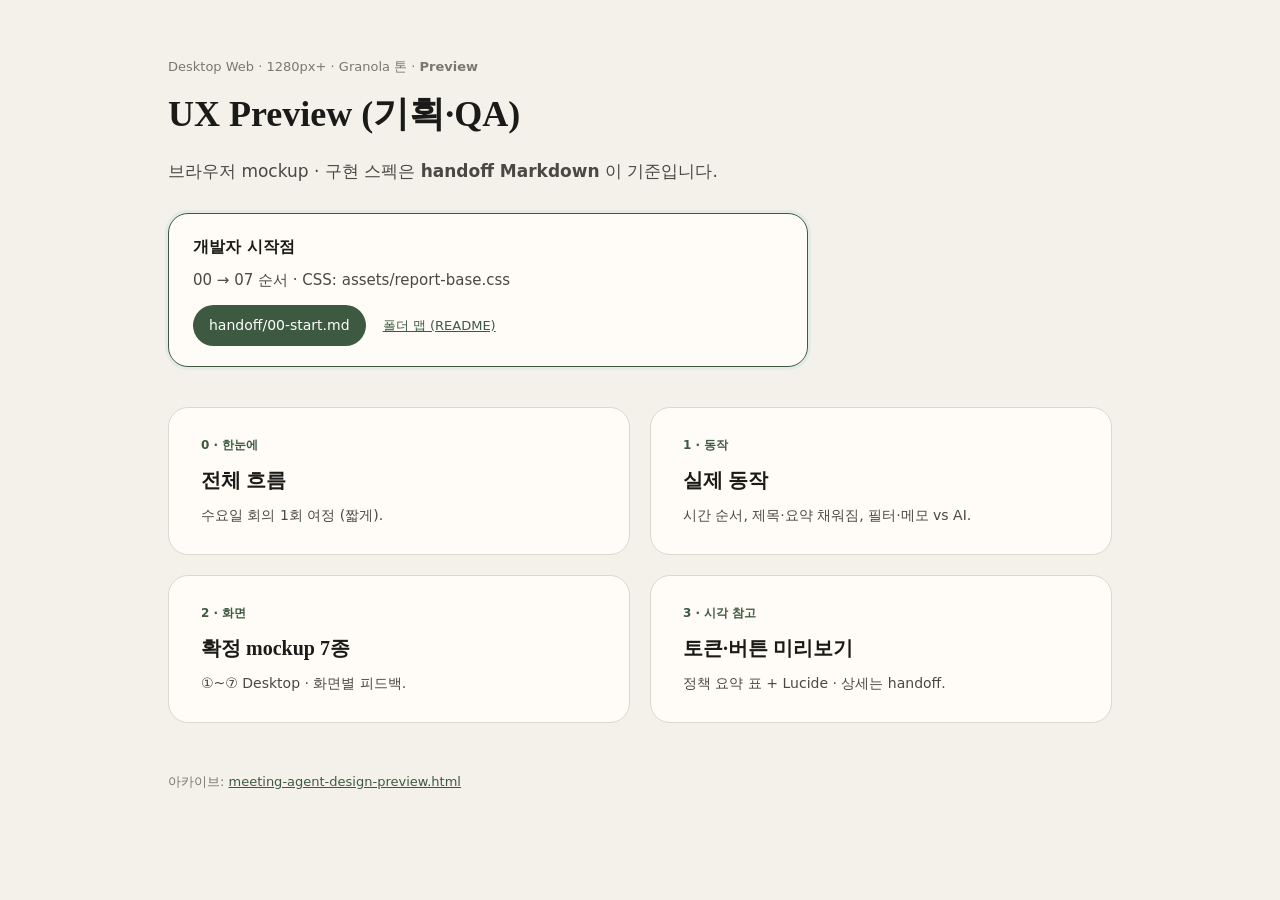
<file: docs/ui-ux/index.html>
<!DOCTYPE html>
<html lang="ko">
<head>
  <meta charset="UTF-8" />
  <meta http-equiv="refresh" content="0; url=preview/index.html" />
  <title>회의록 UX — redirect</title>
  <link rel="canonical" href="preview/index.html" />
</head>
<body>
  <p><a href="preview/index.html">UX preview 허브로 이동</a> · 개발: <a href="handoff/00-start.md">handoff/00-start.md</a></p>
</body>
</html>
</file>
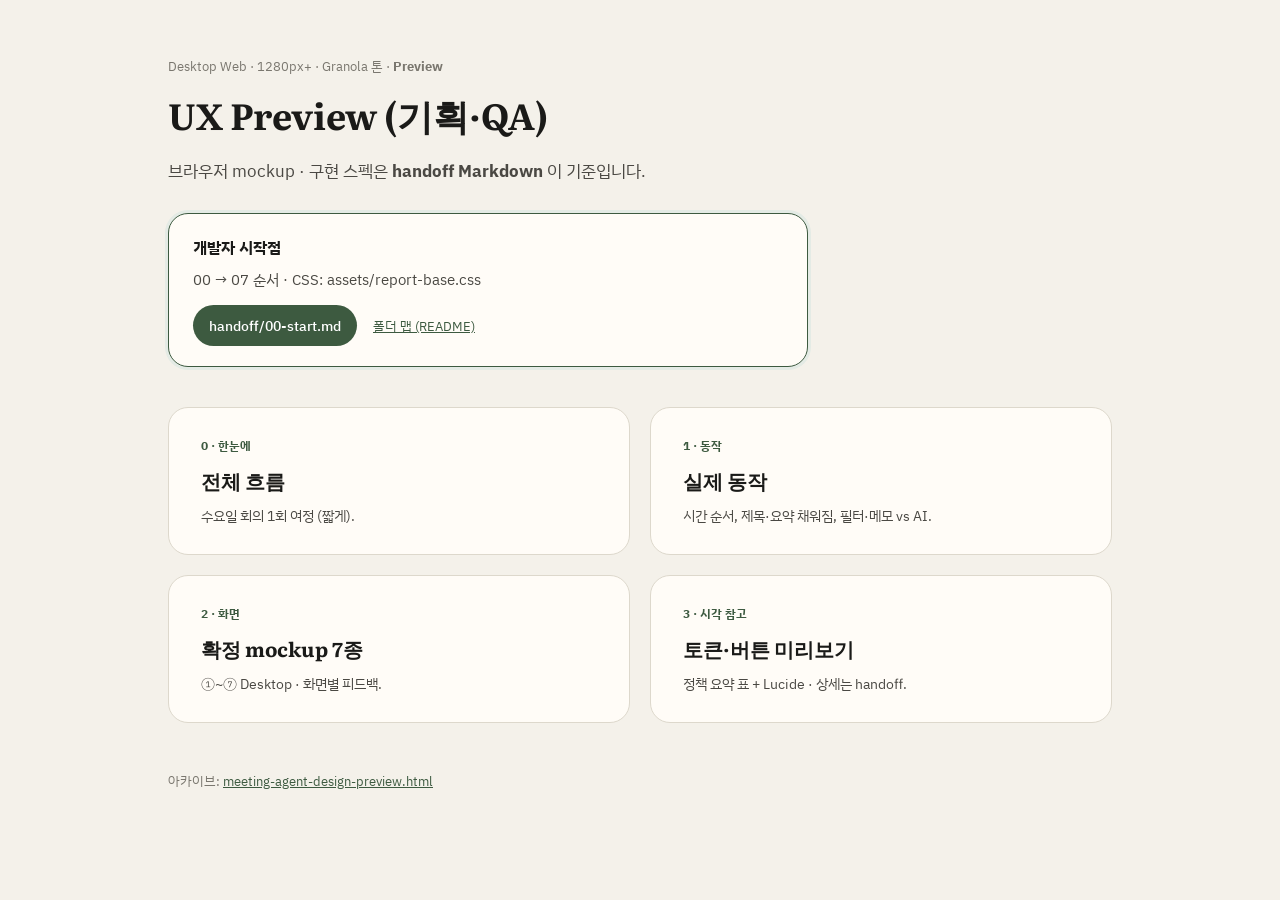
<file: docs/ui-ux/preview/index.html>
<!DOCTYPE html>
<html lang="ko">
<head>
  <meta charset="UTF-8" />
  <meta name="viewport" content="width=device-width, initial-scale=1" />
  <title>회의록 에이전트 — UX Preview</title>
  <link rel="preconnect" href="https://fonts.googleapis.com" />
  <link rel="preconnect" href="https://fonts.gstatic.com" crossorigin />
  <link href="https://fonts.googleapis.com/css2?family=IBM+Plex+Sans+KR:wght@400;500;600;700&family=Literata:opsz,wght@7..72,600&display=swap" rel="stylesheet" />
  <link rel="stylesheet" href="../assets/report-base.css" />
</head>
<body class="hub-body">
  <p style="margin:0 0 8px;font-size:13px;color:var(--color-text-muted);">Desktop Web · 1280px+ · Granola 톤 · <strong>Preview</strong></p>
  <h1>UX Preview (기획·QA)</h1>
  <p style="color:var(--color-text-secondary);font-size:17px;max-width:56ch;margin:0;">
    브라우저 mockup · 구현 스펙은 <strong>handoff Markdown</strong> 이 기준입니다.
  </p>

  <div class="card highlight" style="margin-top:28px;max-width:640px;padding:20px 24px;">
    <strong>개발자 시작점</strong>
    <p style="margin:8px 0 12px;color:var(--color-text-secondary);font-size:15px;">
      00 → 07 순서 · CSS: assets/report-base.css
    </p>
    <a href="../handoff/00-start.md" class="btn btn-primary" style="text-decoration:none;">handoff/00-start.md</a>
    <span style="margin-left:12px;font-size:13px;color:var(--color-text-muted);"><a href="../README.md" style="color:var(--color-primary);">폴더 맵 (README)</a></span>
  </div>

  <div class="hub-grid">
    <a class="hub-card" href="flow.html">
      <div class="num">0 · 한눈에</div>
      <h2>전체 흐름</h2>
      <p>수요일 회의 1회 여정 (짧게).</p>
    </a>
    <a class="hub-card" href="playbook.html">
      <div class="num">1 · 동작</div>
      <h2>실제 동작</h2>
      <p>시간 순서, 제목·요약 채워짐, 필터·메모 vs AI.</p>
    </a>
    <a class="hub-card" href="screens.html">
      <div class="num">2 · 화면</div>
      <h2>확정 mockup 7종</h2>
      <p>①~⑦ Desktop · 화면별 피드백.</p>
    </a>
    <a class="hub-card" href="design-system.html">
      <div class="num">3 · 시각 참고</div>
      <h2>토큰·버튼 미리보기</h2>
      <p>정책 요약 표 + Lucide · 상세는 handoff.</p>
    </a>
  </div>

  <p style="margin-top:48px;font-size:13px;color:var(--color-text-muted);">
    아카이브: <a href="meeting-agent-design-preview.html" style="color:var(--color-primary);">meeting-agent-design-preview.html</a>
  </p>
</body>
</html>
</file>
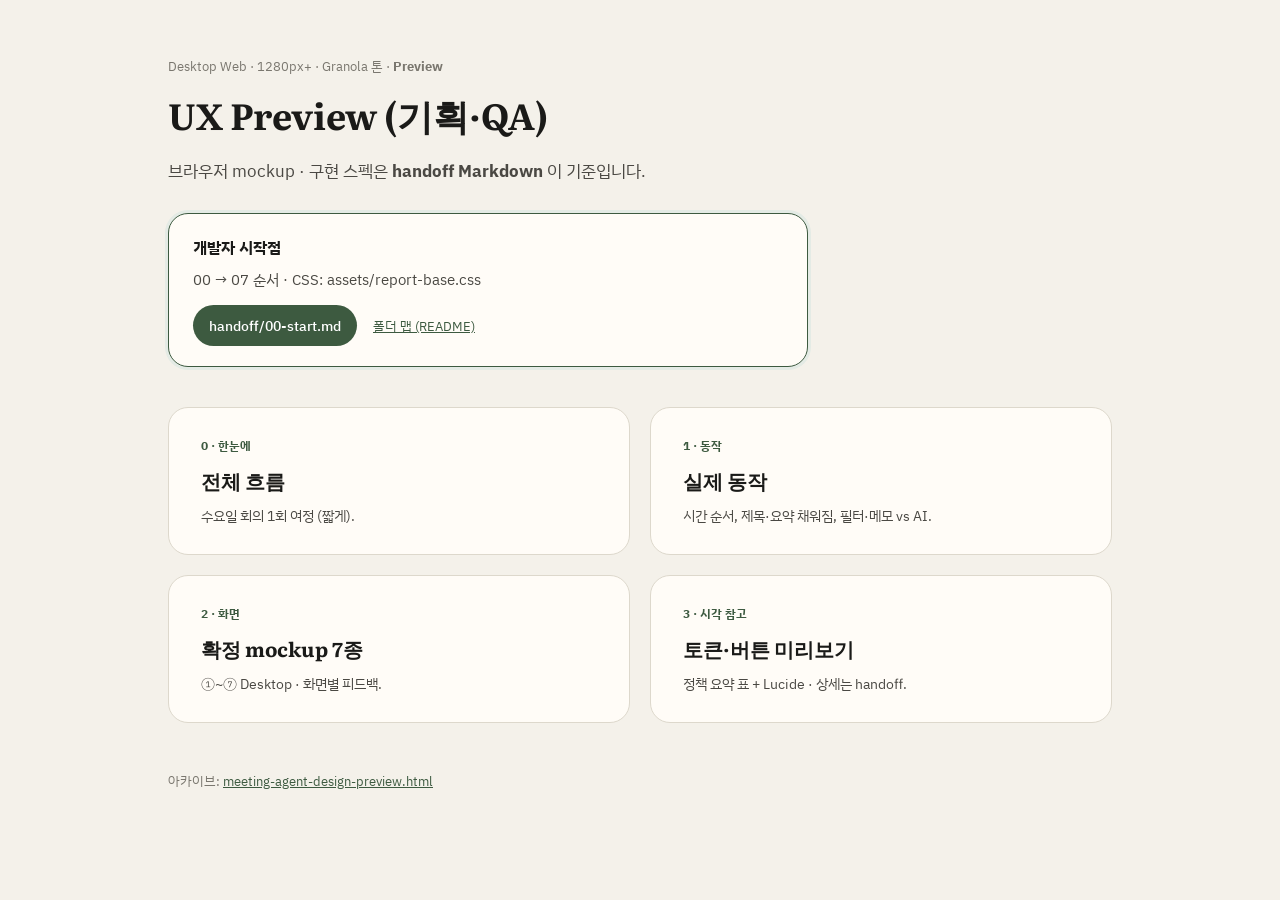
<file: docs/ui-ux/preview/meeting-agent-design-preview.html>
<!DOCTYPE html>
<html lang="ko">
<head>
  <meta charset="UTF-8" />
  <meta http-equiv="refresh" content="0; url=index.html" />
  <title>이동 중…</title>
  <link rel="stylesheet" href="../assets/report-base.css" />
</head>
<body class="hub-body">
  <h1>보고서가 나뉘었습니다</h1>
  <p>가독성을 위해 챕터별로 분리했습니다.</p>
  <p><a href="index.html" class="btn btn-primary">UX 보고서 목록으로 →</a></p>
  <script>location.replace("index.html");</script>
</body>
</html>
</file>
<file: docs/ui-ux/assets/report-base.css>
/* 회의록 에이전트 — UX 보고서 공통 (Desktop · Granola) */
:root {
  --color-bg: #f4f1ea;
  --color-surface: #fffcf7;
  --color-surface-muted: #ebe6dc;
  --color-border: #ddd8cc;
  --color-text: #1a1a18;
  --color-text-secondary: #4a4843;
  --color-text-muted: #7a776f;
  --color-primary: #3d5a40;
  --color-primary-soft: #e4ebe5;
  --color-accent-lime: #b8c95a;
  --color-recording: #c45c4a;
  --color-ai: #6b6560;
  --color-danger: #b42318;
  --radius-sm: 8px;
  --radius-md: 14px;
  --radius-lg: 20px;
  --radius-full: 9999px;
  --shadow-sm: 0 1px 3px rgba(26, 26, 24, 0.06);
  --shadow-md: 0 12px 40px rgba(26, 26, 24, 0.08);
  --font-sans: "IBM Plex Sans KR", system-ui, sans-serif;
  --font-display: "Literata", Georgia, serif;
  --sidebar-w: 240px;
  --read-max: 680px;
  --mock-max: 1120px;
}

* { box-sizing: border-box; }
body {
  margin: 0;
  font-family: var(--font-sans);
  font-size: 16px;
  line-height: 1.65;
  color: var(--color-text);
  background: var(--color-bg);
  min-width: 1024px;
}

/* 레이아웃: 좌측 목차 + 본문 */
.report-layout {
  display: flex;
  min-height: 100vh;
}
.report-sidebar {
  width: var(--sidebar-w);
  flex-shrink: 0;
  background: var(--color-surface);
  border-right: 1px solid var(--color-border);
  padding: 28px 20px;
  position: sticky;
  top: 0;
  align-self: flex-start;
  height: 100vh;
  overflow-y: auto;
}
.report-sidebar .back {
  font-size: 13px;
  color: var(--color-primary);
  text-decoration: none;
  display: inline-flex;
  align-items: center;
  gap: 6px;
  margin-bottom: 20px;
}
.report-sidebar h1 {
  font-family: var(--font-display);
  font-size: 1.15rem;
  margin: 0 0 6px;
  line-height: 1.35;
}
.report-sidebar .chapter-desc {
  font-size: 12px;
  color: var(--color-text-muted);
  margin-bottom: 24px;
  line-height: 1.45;
}
.report-sidebar nav a {
  display: block;
  padding: 10px 12px;
  margin-bottom: 4px;
  border-radius: var(--radius-sm);
  font-size: 14px;
  color: var(--color-text-secondary);
  text-decoration: none;
}
.report-sidebar nav a:hover { background: var(--color-surface-muted); }
.report-sidebar nav a.active {
  background: var(--color-primary-soft);
  color: var(--color-primary);
  font-weight: 600;
}

.report-main {
  flex: 1;
  padding: 48px 56px 120px;
  max-width: calc(var(--mock-max) + 112px);
}

.page-hero {
  margin-bottom: 48px;
  max-width: var(--read-max);
}
.page-hero h2 {
  font-family: var(--font-display);
  font-size: 2rem;
  margin: 0 0 12px;
  font-weight: 600;
}
.page-hero p {
  margin: 0;
  color: var(--color-text-secondary);
  font-size: 17px;
}

.content-block {
  margin-bottom: 56px;
  scroll-margin-top: 24px;
}
.content-block h3 {
  font-family: var(--font-display);
  font-size: 1.35rem;
  margin: 0 0 8px;
  padding-bottom: 12px;
  border-bottom: 2px solid var(--color-border);
}
.content-block .lead {
  color: var(--color-text-secondary);
  font-size: 15px;
  margin: 0 0 20px;
  max-width: var(--read-max);
}

.card {
  background: var(--color-surface);
  border: 1px solid var(--color-border);
  border-radius: var(--radius-lg);
  padding: 28px 32px;
  box-shadow: var(--shadow-sm);
  margin-bottom: 24px;
}
.card.highlight {
  border-color: var(--color-primary);
  box-shadow: 0 0 0 3px var(--color-primary-soft);
}

.callout {
  background: var(--color-primary-soft);
  border-radius: var(--radius-md);
  padding: 16px 20px;
  font-size: 15px;
  color: var(--color-text-secondary);
  margin-bottom: 24px;
  max-width: var(--read-max);
  line-height: 1.55;
}
.callout strong { color: var(--color-primary); }

.phase-tabs { display: flex; flex-wrap: wrap; gap: 10px; margin-bottom: 16px; }
.phase-tab {
  font-family: inherit;
  border: 1px solid var(--color-border);
  background: var(--color-surface);
  padding: 10px 18px;
  border-radius: var(--radius-full);
  font-size: 14px;
  cursor: pointer;
}
.phase-tab.active {
  background: var(--color-primary);
  color: #fff;
  border-color: var(--color-primary);
}
.phase-caption {
  font-size: 15px;
  color: var(--color-text-secondary);
  margin-bottom: 20px;
  max-width: var(--read-max);
  line-height: 1.55;
}

.desktop-frame {
  width: 100%;
  max-width: var(--mock-max);
  background: #d4cfc4;
  border-radius: 12px;
  padding: 8px 8px 0;
}
.desktop-chrome {
  background: #eae6de;
  border-radius: 8px 8px 0 0;
  padding: 8px 14px;
  font-size: 12px;
}
.desktop-chrome .url {
  background: var(--color-surface);
  padding: 6px 12px;
  border-radius: 6px;
  font-family: ui-monospace, monospace;
  color: var(--color-text-secondary);
}
.desktop-viewport {
  min-height: 300px;
  background: var(--color-bg);
  border: 1px solid var(--color-border);
  border-top: none;
  border-radius: 0 0 8px 8px;
  overflow: hidden;
}

.web-shell { display: flex; width: 100%; min-height: 300px; }
.web-sidebar {
  width: 200px;
  flex-shrink: 0;
  background: var(--color-surface);
  border-right: 1px solid var(--color-border);
  padding: 14px 10px;
}
.web-sidebar.collapsed { width: 56px; }
.nav-item {
  padding: 10px 12px;
  border-radius: var(--radius-sm);
  font-size: 14px;
  color: var(--color-text-secondary);
  margin-bottom: 4px;
  display: flex;
  align-items: center;
  gap: 8px;
}
.nav-item.active { background: var(--color-primary-soft); color: var(--color-primary); font-weight: 600; }
.web-main { flex: 1; display: flex; flex-direction: column; min-width: 0; }
.web-topbar {
  height: 48px;
  border-bottom: 1px solid var(--color-border);
  display: flex;
  align-items: center;
  justify-content: space-between;
  padding: 0 20px;
  background: var(--color-surface);
  font-size: 14px;
}
.web-content { padding: 24px 28px; flex: 1; }
.web-content.narrow { max-width: 720px; margin: 0 auto; width: 100%; }

.btn {
  display: inline-flex;
  align-items: center;
  gap: 8px;
  padding: 9px 16px;
  border-radius: var(--radius-full);
  font-size: 14px;
  font-weight: 500;
  border: none;
  cursor: pointer;
  font-family: inherit;
}
.btn-primary { background: var(--color-primary); color: #fff; }
.btn-secondary { background: var(--color-surface); border: 1px solid var(--color-border); color: var(--color-text); }
.btn-ghost { background: transparent; color: var(--color-text-secondary); }
.btn-sm { padding: 6px 12px; font-size: 13px; }
.btn-record-xl {
  padding: 16px 36px;
  font-size: 16px;
  font-weight: 600;
  border-radius: var(--radius-full);
  background: var(--color-recording);
  color: #fff;
  border: none;
  display: inline-flex;
  align-items: center;
  gap: 10px;
}

.step-line { list-style: none; padding: 0; margin: 0; }
.step-line li {
  display: flex;
  align-items: center;
  gap: 10px;
  padding: 8px 0;
  font-size: 14px;
  color: var(--color-text-muted);
}
.step-line li.done { color: var(--color-primary); }
.step-line li.now { color: var(--color-text); font-weight: 600; }

.title-input {
  width: 100%;
  font-family: var(--font-display);
  font-size: 1.2rem;
  border: 1px solid var(--color-border);
  border-radius: var(--radius-sm);
  padding: 10px 12px;
  margin-bottom: 16px;
  background: #fff;
}
.todo-row {
  display: flex;
  gap: 12px;
  padding: 14px;
  border: 1px solid var(--color-border);
  border-radius: var(--radius-sm);
  margin-bottom: 10px;
  background: var(--color-surface);
}
.meta { font-size: 13px; color: var(--color-text-muted); }
.cols-2 { display: grid; grid-template-columns: 1fr 1fr; gap: 16px; }
.panel {
  border: 1px solid var(--color-border);
  border-radius: var(--radius-md);
  padding: 16px;
  background: var(--color-surface);
  min-height: 120px;
}
.panel.ai { color: var(--color-ai); }
.tag { font-size: 11px; font-weight: 600; letter-spacing: 0.04em; color: var(--color-text-muted); margin-bottom: 8px; text-transform: uppercase; }

.ai-summary-preview { font-size: 14px; line-height: 1.55; color: var(--color-ai); }
.ai-summary-preview h5 {
  font-size: 14px;
  font-weight: 600;
  color: var(--color-text);
  margin: 14px 0 6px;
}
.ai-summary-preview h5:first-child { margin-top: 0; }
.ai-summary-preview ul { margin: 0 0 8px; padding-left: 18px; }
.decision-line { font-size: 13px; color: var(--color-primary); margin-bottom: 10px; }
.user-note-text { color: var(--color-text); }

.data-flow {
  display: flex;
  flex-wrap: wrap;
  align-items: center;
  gap: 10px;
  margin: 20px 0;
  font-size: 14px;
}
.data-flow .box {
  padding: 12px 16px;
  border: 1px solid var(--color-border);
  border-radius: var(--radius-sm);
  background: var(--color-surface);
}
.data-flow .arrow { color: var(--color-text-muted); }

.meeting-table {
  width: 100%;
  border-collapse: collapse;
  font-size: 14px;
  table-layout: fixed;
}
.meeting-table th {
  text-align: left;
  padding: 12px 16px;
  font-size: 12px;
  font-weight: 600;
  color: var(--color-text-muted);
  border-bottom: 2px solid var(--color-border);
  background: var(--color-surface-muted);
}
.meeting-table th.col-date,
.meeting-table th.col-todo { text-align: center; width: 120px; }
.meeting-table td {
  padding: 14px 16px;
  border-bottom: 1px solid var(--color-border);
}
.meeting-table td.col-date,
.meeting-table td.col-todo { text-align: center; font-variant-numeric: tabular-nums; }

.skeleton-line {
  height: 10px;
  background: var(--color-border);
  border-radius: 4px;
  margin: 10px 0;
  opacity: 0.7;
}
.status-pill {
  font-size: 11px;
  font-weight: 600;
  padding: 4px 10px;
  border-radius: var(--radius-full);
  background: var(--color-surface-muted);
}
.status-pill.processing { background: #fff3cd; }
.status-pill.ready { background: var(--color-primary-soft); color: var(--color-primary); }

.split-recording {
  display: grid;
  grid-template-columns: 1fr 320px;
  min-height: 360px;
}
.split-recording .left {
  display: flex;
  flex-direction: column;
  align-items: center;
  justify-content: center;
  padding: 32px;
  border-right: 1px solid var(--color-border);
}
.split-recording .right {
  background: var(--color-surface);
  padding: 20px;
}
.timer-xl { font-size: 2.25rem; font-weight: 600; font-variant-numeric: tabular-nums; margin: 12px 0; }
.memo-editor {
  width: 100%;
  min-height: 240px;
  border: 1px solid var(--color-border);
  border-radius: var(--radius-sm);
  padding: 12px;
  font-family: inherit;
  font-size: 14px;
}

.float-chat-demo { position: relative; min-height: 360px; background: var(--color-bg); }
.float-chat-launcher {
  position: absolute;
  right: 24px;
  bottom: 24px;
  width: 52px;
  height: 52px;
  border-radius: 50%;
  background: var(--color-primary);
  color: #fff;
  border: none;
  box-shadow: var(--shadow-md);
  display: flex;
  align-items: center;
  justify-content: center;
}
.float-chat-window {
  position: absolute;
  right: 24px;
  bottom: 88px;
  width: 340px;
  height: 380px;
  background: var(--color-surface);
  border: 1px solid var(--color-border);
  border-radius: var(--radius-md);
  box-shadow: var(--shadow-md);
  display: flex;
  flex-direction: column;
}
.float-chat-head {
  padding: 12px 16px;
  background: var(--color-primary);
  color: #fff;
  font-size: 14px;
  font-weight: 600;
}
.float-chat-body { flex: 1; padding: 12px; overflow: auto; }
.chat-bubble { padding: 10px 12px; border-radius: 10px; margin-bottom: 8px; font-size: 13px; }
.chat-user { background: var(--color-surface-muted); }
.chat-bot { background: #fff; border: 1px solid var(--color-border); }

/* Hub index */
.hub-body { min-height: 100vh; padding: 56px 40px; max-width: 960px; margin: 0 auto; }
.hub-body h1 {
  font-family: var(--font-display);
  font-size: 2.25rem;
  margin: 0 0 12px;
}
.hub-grid {
  display: grid;
  grid-template-columns: 1fr 1fr;
  gap: 20px;
  margin-top: 40px;
}
.hub-card {
  display: block;
  background: var(--color-surface);
  border: 1px solid var(--color-border);
  border-radius: var(--radius-lg);
  padding: 28px 32px;
  text-decoration: none;
  color: inherit;
  transition: border-color 0.15s, box-shadow 0.15s;
}
.hub-card:hover {
  border-color: var(--color-primary);
  box-shadow: var(--shadow-md);
}
.hub-card .num { font-size: 12px; font-weight: 700; color: var(--color-primary); margin-bottom: 8px; }
.hub-card h2 { font-family: var(--font-display); font-size: 1.25rem; margin: 0 0 8px; }
.hub-card p { margin: 0; font-size: 14px; color: var(--color-text-secondary); line-height: 1.5; }

.policy-table {
  width: 100%;
  max-width: var(--read-max);
  border-collapse: collapse;
  font-size: 14px;
  margin: 16px 0;
}
.policy-table th, .policy-table td {
  border: 1px solid var(--color-border);
  padding: 12px 14px;
  text-align: left;
  vertical-align: top;
}
.policy-table th { background: var(--color-surface-muted); width: 28%; }

.screen-single { max-width: var(--mock-max); }
.screen-single .screen-title {
  font-size: 13px;
  font-weight: 600;
  color: var(--color-primary);
  margin-bottom: 8px;
}
.feedback-box textarea {
  width: 100%;
  min-height: 80px;
  padding: 12px;
  border: 1px solid var(--color-border);
  border-radius: var(--radius-sm);
  font-family: inherit;
  font-size: 14px;
  margin-top: 12px;
}

.sticky-foot {
  position: fixed;
  bottom: 0;
  left: var(--sidebar-w);
  right: 0;
  background: var(--color-surface);
  border-top: 1px solid var(--color-border);
  padding: 14px 56px;
  display: flex;
  gap: 12px;
  align-items: center;
  justify-content: flex-end;
  z-index: 50;
}

.filter-active {
  background: var(--color-primary) !important;
  color: #fff !important;
  border-color: var(--color-primary) !important;
}

.badge-confirmed {
  display: inline-block;
  font-size: 11px;
  font-weight: 600;
  padding: 4px 10px;
  border-radius: var(--radius-full);
  background: var(--color-accent-lime);
  color: #2a2a20;
  margin-left: 8px;
}
</file>
